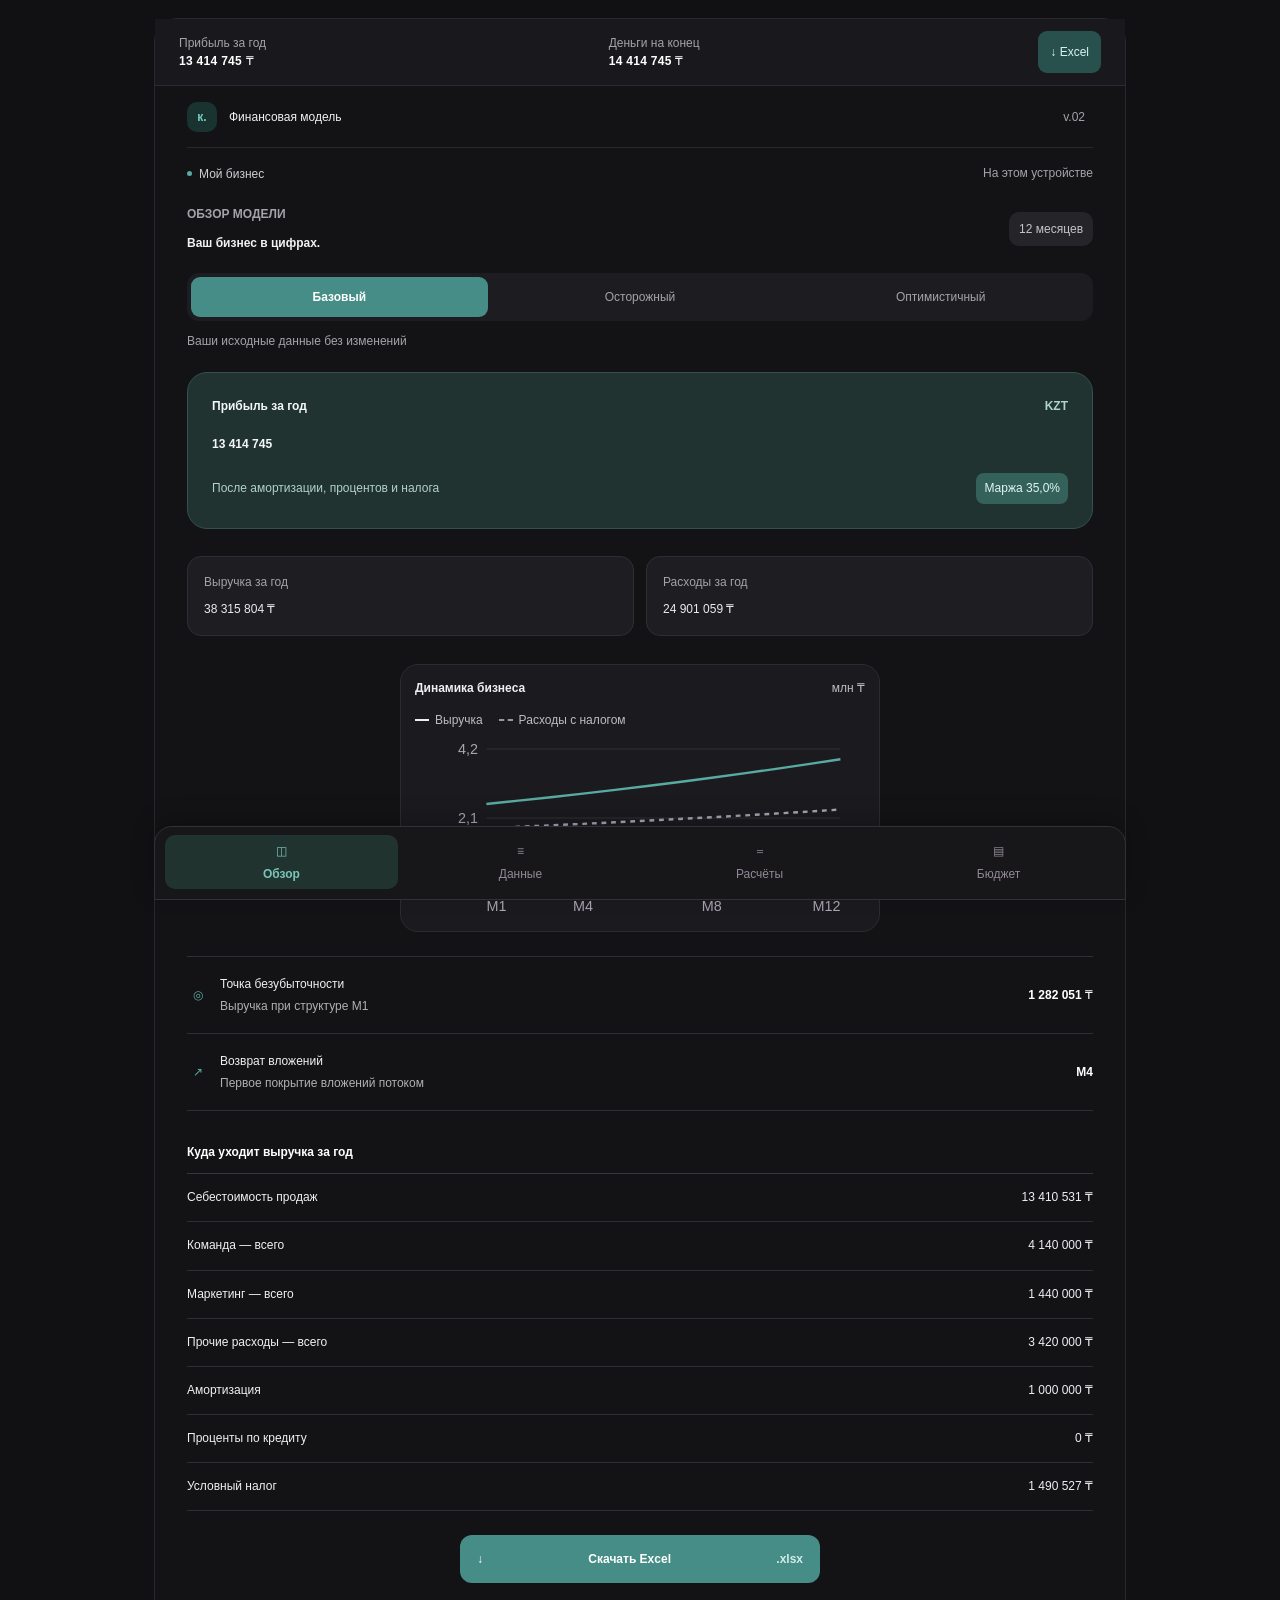
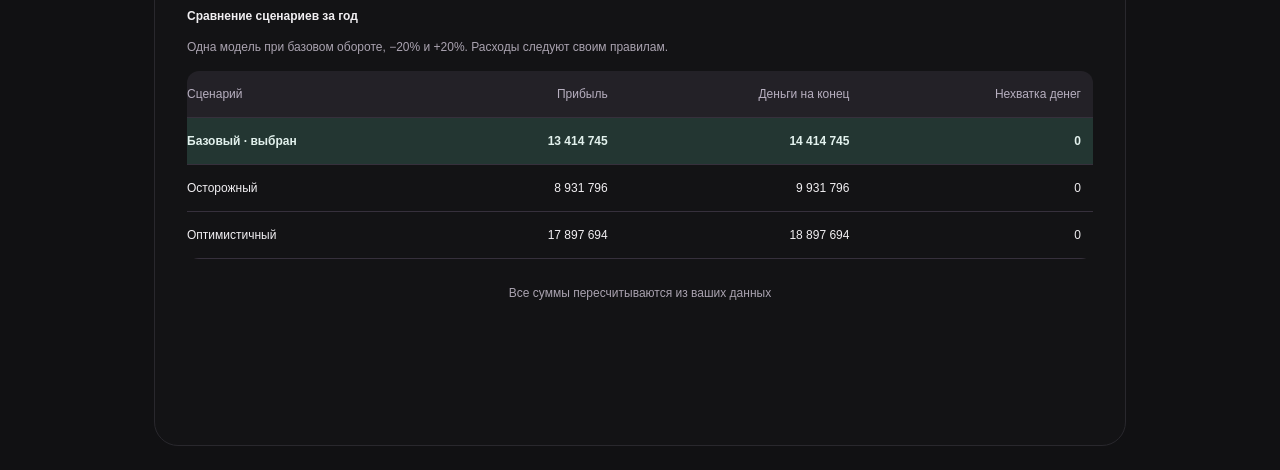
<file: index.html>
<!doctype html>
<html lang="ru">
<head>
  <meta charset="UTF-8"><meta name="viewport" content="width=device-width, initial-scale=1, viewport-fit=cover">
  <meta name="theme-color" content="#fafaf8"><meta name="apple-mobile-web-app-capable" content="yes">
  <title>Контур — финансовая модель</title>
  <link rel="stylesheet" href="styles.css?v=3">
  <link rel="stylesheet" href="expanded.css?v=2">
<link rel="stylesheet" href="single-page.css">
<link rel="stylesheet" href="convenience.css?v=1">
<link rel="stylesheet" href="dock-panels.css">
<link rel="stylesheet" href="game-theme.css?v=1">
<link rel="stylesheet" href="budget.css?v=1">
<link rel="stylesheet" href="interface.css?v=3">
</head>
<body>
<div class="workspace">
  <aside class="intro"><div class="brand"><span class="brand-mark">к.</span> контур</div><div><p class="eyebrow">ФИНАНСЫ В ОДНОМ МЕСТЕ</p><h1>Ваш бизнес.<br>В ясных<br><span>цифрах.</span></h1><p class="intro-copy">От первой идеи до понятной модели.<br>Меняйте вводные. Смотрите вперёд.</p></div><div class="intro-bottom"><span>МОБИЛЬНЫЙ ПРОТОТИП</span><span>01 / 2026</span></div></aside>
  <main class="app">
    <header class="topbar"><a href="#" class="wordmark" aria-label="Контур, главная">к.</a><span>Финансовая модель</span><span class="version">v.01</span></header>
    <div class="project-line"><span class="status-dot"></span><span id="project-display">Мой бизнес</span><span class="save-state" id="save-state">На этом устройстве</span></div>
    <section id="overview" class="page">
      <div class="page-heading"><div><p class="eyebrow">ОБЗОР МОДЕЛИ</p><h2>Всё сходится.</h2></div><span class="period-tag">12 месяцев</span></div>
      <div class="scenario-control" aria-label="Сценарий"><button data-case="base" class="selected" aria-pressed="true">Базовый</button><button data-case="low" aria-pressed="false">Осторожный</button><button data-case="high" aria-pressed="false">Оптимистичный</button></div>
      <p class="scenario-note" id="scenario-note">Ваши исходные данные без изменений</p>
      <section class="hero-card" aria-label="Годовая прибыль"><div class="hero-top"><span>Прибыль за год</span><span id="hero-currency">KZT ↗</span></div><div class="hero-number" id="annual-profit">—</div><div class="hero-bottom"><span>После условного налога</span><span id="profit-margin">—</span></div></section>
      <div class="metrics"><div><span>Выручка за год</span><strong id="annual-revenue">—</strong></div><div><span>Расходы за год</span><strong id="annual-costs">—</strong></div></div>
      <section class="chart-section"><div class="section-heading"><h3>Динамика бизнеса</h3><span id="chart-unit">тыс. ₸</span></div><div class="legend"><span><i class="solid"></i>Выручка</span><span><i class="dashed"></i>Расходы с налогом</span></div><div id="chart"></div></section>
      <section class="insights"><div><span class="insight-icon">◎</span><div><span>Точка безубыточности</span><small>За месяц, до налога</small></div><strong id="break-even">—</strong></div><div><span class="insight-icon">↗</span><div><span>Возврат вложений</span><small>По накопленному потоку</small></div><strong id="payback">—</strong></div></section>
      <button class="export-button" data-export><span>↓</span> Скачать Excel <span class="filetype">.xlsx</span></button>
      <p class="footnote">Демо-данные · измените их во вкладке «Данные»</p>
    </section>
    <section id="inputs" class="page" hidden>
      <div class="page-heading"><div><p class="eyebrow">ОСНОВА РАСЧЁТА</p><h2>Ваши вводные.</h2></div><span class="period-tag">Редактировать</span></div>
      <form id="model-form" novalidate>
        <div class="form-section"><h3><span>01</span> Проект</h3><label>Название проекта<input name="name" maxlength="50" type="text" value="Мой бизнес"></label><label>Валюта<select name="currency"><option value="KZT">₸ · Тенге</option><option value="RUB">₽ · Рубли</option><option value="USD">$ · Доллары</option><option value="EUR">€ · Евро</option></select></label></div>
        <div class="form-section"><h3><span>02</span> Продажи</h3><label>Продажи в первый месяц <span>шт.</span><input name="units" type="number" inputmode="decimal" min="0" max="10000000" step="1" required></label><label>Средний чек <span data-currency>₸</span><input name="price" type="number" inputmode="decimal" min="0" max="1000000000" step="any" required></label><label>Рост продаж в месяц <span>%</span><input name="growth" type="number" inputmode="decimal" min="-100" max="100" step="any" required></label></div>
        <div class="form-section"><h3><span>03</span> Расходы и вложения</h3><label>Переменные расходы <span>% выручки</span><input name="variable" type="number" inputmode="decimal" min="0" max="100" step="any" required></label><label>Постоянные расходы в месяц <span data-currency>₸</span><input name="fixed" type="number" inputmode="decimal" min="0" max="1000000000000" step="any" required></label><label>Условный налог на прибыль <span>%</span><input name="tax" type="number" inputmode="decimal" min="0" max="100" step="any" required></label><label>Первоначальные вложения <span data-currency>₸</span><input name="investment" type="number" inputmode="decimal" min="0" max="1000000000000" step="any" required></label></div>
        <p id="form-error" role="alert"></p><p class="method-note">Упрощённый прогноз на 12 месяцев. Налог начисляется только на положительную месячную прибыль. Вложения учитываются в денежном потоке, но не в расходах. Без НДС, кредитов, амортизации и отсрочек платежей. Валюта меняет обозначение, без конвертации.</p><button type="button" class="reset-button" id="reset">Вернуть демо-данные</button>
      </form>
    </section>
    <section id="forecast" class="page" hidden><div class="page-heading"><div><p class="eyebrow">ПЛАН НА 12 МЕСЯЦЕВ</p><h2>Шаг за шагом.</h2></div></div><div class="forecast-summary"><span>Денежный поток за год<br><small>После первоначальных вложений</small></span><strong id="cash-total">—</strong></div><p class="table-hint">Суммы в <span id="table-currency">₸</span> · таблицу можно прокрутить →</p><div class="table-scroll"><table><thead><tr><th>Месяц</th><th>Выручка</th><th>Расходы¹</th><th>Прибыль</th><th>Накопленный поток²</th></tr></thead><tbody id="forecast-body"></tbody><tfoot id="forecast-foot"></tfoot></table></div><p class="method-note">¹ Включая условный налог.<br>² С учётом вложений перед первым месяцем.<br>Сценарий: <span id="forecast-case">Базовый</span>. Расчёт без промежуточного округления; отображение — до целых.</p><button class="export-button" data-export><span>↓</span> Скачать Excel <span class="filetype">.xlsx</span></button></section>
    <nav class="bottom-nav" aria-label="Разделы приложения"><button data-page="overview" class="active" aria-current="page"><span>◫</span>Обзор</button><button data-page="inputs"><span>≡</span>Данные</button><button data-page="forecast"><span>↗</span>Прогноз</button></nav>
    <div id="toast" role="status" aria-live="polite"></div>
  </main>
</div>
<script src="model-v2.js?v=financial-metrics"></script><script src="financial-core.js"></script><script src="financial-export.js"></script><script src="zip.js"></script><script src="export-v2.js?v=finance-grid-2"></script><script src="app-v2.js?v=loan-bottom"></script>
<script src="convenience.js?v=1"></script>
<script src="dock-panels.js"></script>
<script src="financial-ui.js?v=loan-bottom"></script>
<script src="loan-calculator.js?v=2"></script>
<script src="budget.js?v=1"></script>
<script src="interface.js?v=1"></script>
<script src="business-tabs.js?v=1"></script>
</body>
</html>
</file>
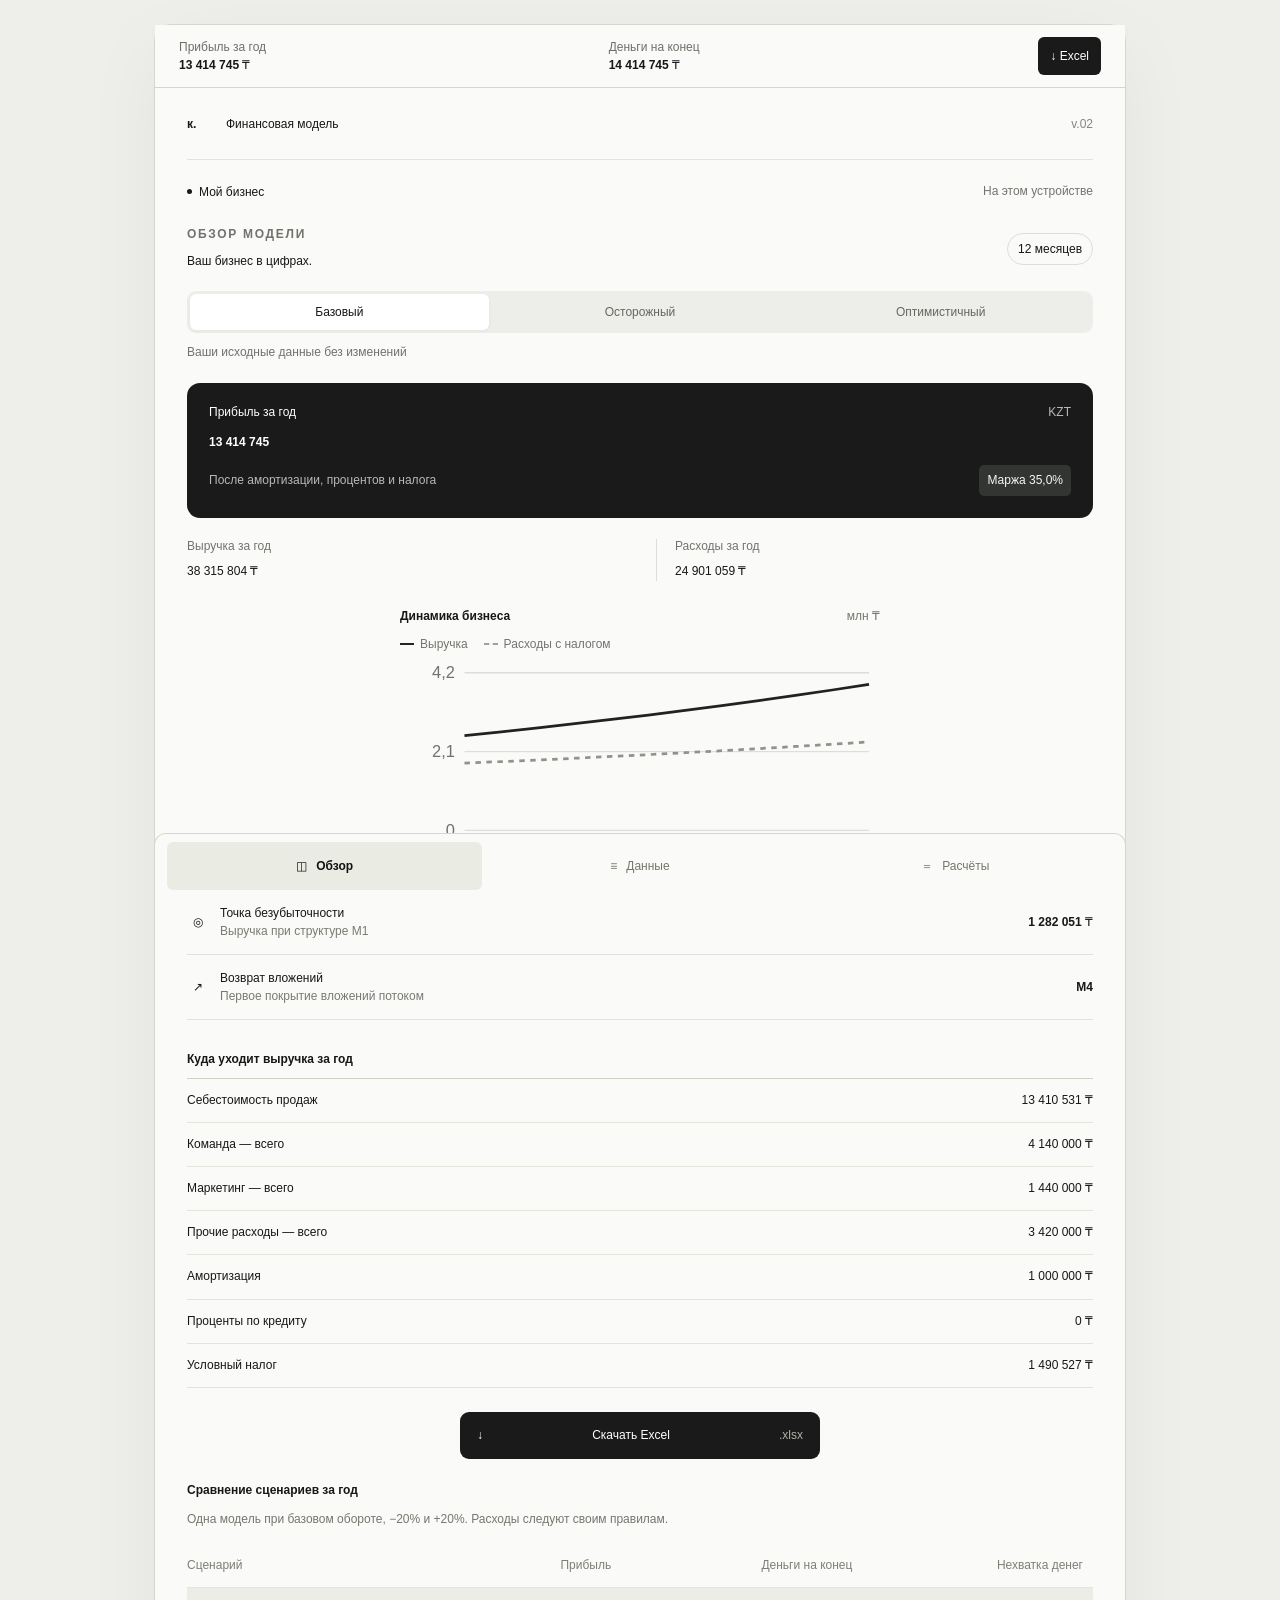
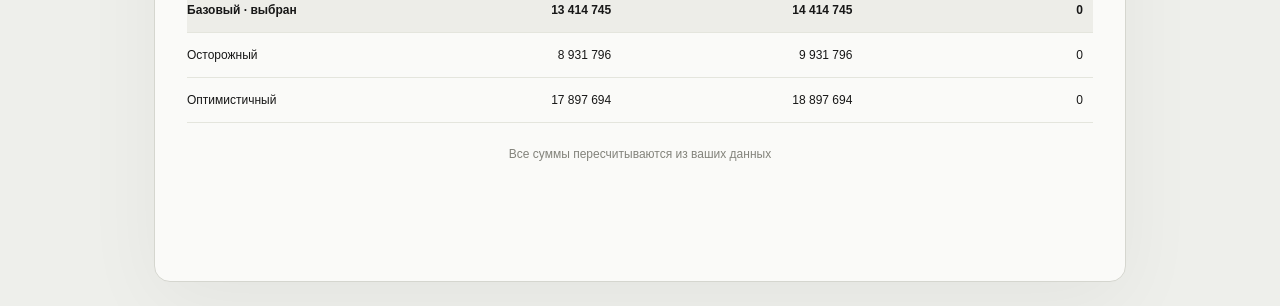
<file: site-publication/public/index.html>
<!doctype html>
<html lang="ru">
<head>
  <meta charset="UTF-8"><meta name="viewport" content="width=device-width, initial-scale=1, viewport-fit=cover">
  <meta name="theme-color" content="#fafaf8"><meta name="apple-mobile-web-app-capable" content="yes">
  <title>Контур — финансовая модель</title>
  <link rel="stylesheet" href="styles.css?v=3">
  <link rel="stylesheet" href="expanded.css?v=2">
<link rel="stylesheet" href="single-page.css">
<link rel="stylesheet" href="convenience.css?v=1">
<link rel="stylesheet" href="dock-panels.css">
</head>
<body>
<div class="workspace">
  <aside class="intro"><div class="brand"><span class="brand-mark">к.</span> контур</div><div><p class="eyebrow">ФИНАНСЫ В ОДНОМ МЕСТЕ</p><h1>Ваш бизнес.<br>В ясных<br><span>цифрах.</span></h1><p class="intro-copy">От первой идеи до понятной модели.<br>Меняйте вводные. Смотрите вперёд.</p></div><div class="intro-bottom"><span>МОБИЛЬНЫЙ ПРОТОТИП</span><span>01 / 2026</span></div></aside>
  <main class="app">
    <header class="topbar"><a href="#" class="wordmark" aria-label="Контур, главная">к.</a><span>Финансовая модель</span><span class="version">v.01</span></header>
    <div class="project-line"><span class="status-dot"></span><span id="project-display">Мой бизнес</span><span class="save-state" id="save-state">На этом устройстве</span></div>
    <section id="overview" class="page">
      <div class="page-heading"><div><p class="eyebrow">ОБЗОР МОДЕЛИ</p><h2>Всё сходится.</h2></div><span class="period-tag">12 месяцев</span></div>
      <div class="scenario-control" aria-label="Сценарий"><button data-case="base" class="selected" aria-pressed="true">Базовый</button><button data-case="low" aria-pressed="false">Осторожный</button><button data-case="high" aria-pressed="false">Оптимистичный</button></div>
      <p class="scenario-note" id="scenario-note">Ваши исходные данные без изменений</p>
      <section class="hero-card" aria-label="Годовая прибыль"><div class="hero-top"><span>Прибыль за год</span><span id="hero-currency">KZT ↗</span></div><div class="hero-number" id="annual-profit">—</div><div class="hero-bottom"><span>После условного налога</span><span id="profit-margin">—</span></div></section>
      <div class="metrics"><div><span>Выручка за год</span><strong id="annual-revenue">—</strong></div><div><span>Расходы за год</span><strong id="annual-costs">—</strong></div></div>
      <section class="chart-section"><div class="section-heading"><h3>Динамика бизнеса</h3><span id="chart-unit">тыс. ₸</span></div><div class="legend"><span><i class="solid"></i>Выручка</span><span><i class="dashed"></i>Расходы с налогом</span></div><div id="chart"></div></section>
      <section class="insights"><div><span class="insight-icon">◎</span><div><span>Точка безубыточности</span><small>За месяц, до налога</small></div><strong id="break-even">—</strong></div><div><span class="insight-icon">↗</span><div><span>Возврат вложений</span><small>По накопленному потоку</small></div><strong id="payback">—</strong></div></section>
      <button class="export-button" data-export><span>↓</span> Скачать Excel <span class="filetype">.xlsx</span></button>
      <p class="footnote">Демо-данные · измените их во вкладке «Данные»</p>
    </section>
    <section id="inputs" class="page" hidden>
      <div class="page-heading"><div><p class="eyebrow">ОСНОВА РАСЧЁТА</p><h2>Ваши вводные.</h2></div><span class="period-tag">Редактировать</span></div>
      <form id="model-form" novalidate>
        <div class="form-section"><h3><span>01</span> Проект</h3><label>Название проекта<input name="name" maxlength="50" type="text" value="Мой бизнес"></label><label>Валюта<select name="currency"><option value="KZT">₸ · Тенге</option><option value="RUB">₽ · Рубли</option><option value="USD">$ · Доллары</option><option value="EUR">€ · Евро</option></select></label></div>
        <div class="form-section"><h3><span>02</span> Продажи</h3><label>Продажи в первый месяц <span>шт.</span><input name="units" type="number" inputmode="decimal" min="0" max="10000000" step="1" required></label><label>Средний чек <span data-currency>₸</span><input name="price" type="number" inputmode="decimal" min="0" max="1000000000" step="any" required></label><label>Рост продаж в месяц <span>%</span><input name="growth" type="number" inputmode="decimal" min="-100" max="100" step="any" required></label></div>
        <div class="form-section"><h3><span>03</span> Расходы и вложения</h3><label>Переменные расходы <span>% выручки</span><input name="variable" type="number" inputmode="decimal" min="0" max="100" step="any" required></label><label>Постоянные расходы в месяц <span data-currency>₸</span><input name="fixed" type="number" inputmode="decimal" min="0" max="1000000000000" step="any" required></label><label>Условный налог на прибыль <span>%</span><input name="tax" type="number" inputmode="decimal" min="0" max="100" step="any" required></label><label>Первоначальные вложения <span data-currency>₸</span><input name="investment" type="number" inputmode="decimal" min="0" max="1000000000000" step="any" required></label></div>
        <p id="form-error" role="alert"></p><p class="method-note">Упрощённый прогноз на 12 месяцев. Налог начисляется только на положительную месячную прибыль. Вложения учитываются в денежном потоке, но не в расходах. Без НДС, кредитов, амортизации и отсрочек платежей. Валюта меняет обозначение, без конвертации.</p><button type="button" class="reset-button" id="reset">Вернуть демо-данные</button>
      </form>
    </section>
    <section id="forecast" class="page" hidden><div class="page-heading"><div><p class="eyebrow">ПЛАН НА 12 МЕСЯЦЕВ</p><h2>Шаг за шагом.</h2></div></div><div class="forecast-summary"><span>Денежный поток за год<br><small>После первоначальных вложений</small></span><strong id="cash-total">—</strong></div><p class="table-hint">Суммы в <span id="table-currency">₸</span> · таблицу можно прокрутить →</p><div class="table-scroll"><table><thead><tr><th>Месяц</th><th>Выручка</th><th>Расходы¹</th><th>Прибыль</th><th>Накопленный поток²</th></tr></thead><tbody id="forecast-body"></tbody><tfoot id="forecast-foot"></tfoot></table></div><p class="method-note">¹ Включая условный налог.<br>² С учётом вложений перед первым месяцем.<br>Сценарий: <span id="forecast-case">Базовый</span>. Расчёт без промежуточного округления; отображение — до целых.</p><button class="export-button" data-export><span>↓</span> Скачать Excel <span class="filetype">.xlsx</span></button></section>
    <nav class="bottom-nav" aria-label="Разделы приложения"><button data-page="overview" class="active" aria-current="page"><span>◫</span>Обзор</button><button data-page="inputs"><span>≡</span>Данные</button><button data-page="forecast"><span>↗</span>Прогноз</button></nav>
    <div id="toast" role="status" aria-live="polite"></div>
  </main>
</div>
<script src="model-v2.js?v=financial-metrics"></script><script src="financial-core.js"></script><script src="financial-export.js"></script><script src="zip.js"></script><script src="export-v2.js?v=financial-metrics"></script><script src="app-v2.js?v=financial-metrics"></script>
<script src="convenience.js?v=1"></script>
<script src="dock-panels.js"></script>
<script src="financial-ui.js"></script>
</body>
</html>
</file>
<file: styles.css>
:root{--text-size:12px}
*{box-sizing:border-box} :root{font-family:Arial,Helvetica,sans-serif;color:#171717;background:#eeefeb;font-synthesis:none}body{margin:0}button,input,select{font:inherit}button,a,input,select{-webkit-tap-highlight-color:transparent}button{cursor:pointer}button:focus-visible,a:focus-visible{outline:2px solid #777;outline-offset:4px}button{color:inherit}button:disabled{opacity:.4;cursor:not-allowed}[hidden]{display:none!important}.workspace{min-height:100vh;display:flex;max-width:1300px;margin:auto;justify-content:space-around;align-items:center;padding:48px 55px;gap:70px}.intro{width:420px;align-self:stretch;display:flex;flex-direction:column;justify-content:space-between;padding:30px 0;min-height:780px}.brand{font-weight:600;font-size:var(--text-size);display:flex;gap:12px;align-items:center;letter-spacing:normal}.brand-mark{width:34px;height:34px;background:#161616;color:white;display:grid;place-content:center;border-radius:8px;font-size:var(--text-size)}.eyebrow{font-size:var(--text-size);letter-spacing:1.7px;font-weight:600;margin:0 0 11px;color:#71716d}h1{font-size:var(--text-size);line-height:1.03;font-weight:500;letter-spacing:normal;margin:26px 0}h1 span{color:#82837d}.intro-copy{font-size:var(--text-size);line-height:1.8;color:#666963}.intro-bottom{border-top:1px solid #cdcec9;padding-top:22px;display:flex;justify-content:space-between;font-size:var(--text-size);letter-spacing:1.2px;color:#74766f}.app{width:416px;flex-shrink:0;background:#fafaf8;box-shadow:0 20px 80px #0000000c;border:1px solid #d5d6cf;border-radius:30px;overflow:hidden;position:relative}.topbar{height:72px;display:flex;align-items:center;margin:0 24px;border-bottom:1px solid #e4e4df;gap:12px;font-size:var(--text-size)}.wordmark{font-size:var(--text-size);font-weight:700;letter-spacing:normal;text-decoration:none;color:#171717;width:27px}.version{margin-left:auto;font-size:var(--text-size);color:#858580}.project-line{display:flex;align-items:center;gap:7px;margin:22px 24px 26px;font-size:var(--text-size)}.status-dot{width:5px;height:5px;border-radius:50%;background:#1a1a1a}.save-state{margin-left:auto;font-size:var(--text-size);color:#74746e}#project-display{max-width:160px;overflow:hidden;text-overflow:ellipsis;white-space:nowrap}.page{padding:0 24px 18px}.page-heading{display:flex;justify-content:space-between;align-items:center;margin-bottom:24px}h2{font-weight:500;font-size:var(--text-size);letter-spacing:normal;margin:0}.period-tag{font-size:var(--text-size);padding:8px 10px;border:1px solid #deded8;border-radius:20px;white-space:nowrap}.scenario-control{display:flex;padding:3px;background:#edeee9;border-radius:9px;gap:2px}.scenario-control button{flex:1;border:0;background:none;padding:11px 3px;border-radius:6px;font-size:var(--text-size);color:#676762;white-space:nowrap}.scenario-control button.selected{background:#fff;color:#171717;box-shadow:0 1px 4px #0000000a}.scenario-note{font-size:var(--text-size);color:#71716d;margin:10px 0 20px;min-height:12px}.hero-card{border-radius:13px;background:#191a19;color:#fff;padding:22px}.hero-top,.hero-bottom{display:flex;justify-content:space-between;align-items:center;font-size:var(--text-size)}.hero-top>span:last-child{font-size:var(--text-size);color:#b8bab5}.hero-number{font-size:var(--text-size);font-weight:500;letter-spacing:normal;margin:20px 0 23px;font-variant-numeric:tabular-nums;overflow-wrap:anywhere}.hero-bottom{font-size:var(--text-size);color:#b8bab5}.hero-bottom>span:last-child{background:#333532;border-radius:5px;padding:6px 8px;color:#f7f7f5}.metrics{display:grid;grid-template-columns:1fr 1fr;margin:21px 0 28px;gap:12px}.metrics>div+div{padding-left:18px;border-left:1px solid #ddded8}.metrics span{display:block;font-size:var(--text-size);color:#73736e;margin-bottom:9px}.metrics strong{font-size:var(--text-size);font-weight:500;letter-spacing:normal;overflow-wrap:anywhere}.section-heading{display:flex;align-items:center;justify-content:space-between}h3{font-size:var(--text-size);font-weight:600;margin:0}.section-heading>span{font-size:var(--text-size);color:#767670}.legend{display:flex;gap:16px;font-size:var(--text-size);color:#74746f;margin:14px 0 8px}.legend span{display:flex;gap:6px;align-items:center}.legend i{width:14px;border-top:2px solid #252623;display:block}.legend i.dashed{border-top:2px dashed #a0a19a}#chart svg{width:100%;height:auto;display:block}.insights{margin:11px 0 20px;border-top:1px solid #e1e2dc}.insights>div{display:flex;align-items:center;gap:11px;padding:16px 0;border-bottom:1px solid #e1e2dc;font-size:var(--text-size)}.insight-icon{font-size:var(--text-size);width:22px;text-align:center;font-weight:400}.insights small{display:block;color:#7a7a73;font-size:var(--text-size);margin-top:4px}.insights strong{margin-left:auto;font-size:var(--text-size);font-weight:600;text-align:right;max-width:130px}.export-button{display:flex;align-items:center;justify-content:center;gap:10px;background:#191a19;color:#fff;border:none;border-radius:9px;width:100%;min-height:47px;font-size:var(--text-size)}.export-button>span:first-child{font-size:var(--text-size)}.filetype{color:#aeb0a8;font-size:var(--text-size);margin-left:auto}.export-button{padding:0 17px}.export-button>span:first-child{margin-right:auto}.footnote{text-align:center;font-size:var(--text-size);color:#83837b;margin:12px 0 0}.bottom-nav{display:flex;background:#fafaf8;border-top:1px solid #e4e4df;padding:8px 12px 12px}.bottom-nav button{flex:1;background:none;border:0;font-size:var(--text-size);color:#888982;min-height:48px;display:flex;flex-direction:column;align-items:center;gap:4px}.bottom-nav button span{font-size:var(--text-size);height:25px}.bottom-nav button.active{color:#151615;font-weight:700}.form-section{padding:0 0 22px;margin-bottom:24px;border-bottom:1px solid #e2e3dc}.form-section h3{margin-bottom:20px}.form-section h3 span{font-weight:400;font-size:var(--text-size);color:#898b83;margin-right:10px}label{display:block;font-size:var(--text-size);margin-top:16px}label>span{float:right;color:#83867c;font-size:var(--text-size)}input,select{width:100%;margin-top:8px;border:1px solid #dedfd7;border-radius:7px;background:#fff;padding:12px;font-size:var(--text-size);color:#191a19;outline-offset:3px}input:focus,select:focus{outline:1px solid #272a24}input[aria-invalid=true]{border:2px solid #191a19}.method-note{font-size:var(--text-size);line-height:1.8;color:#75776e}#form-error{font-size:var(--text-size);line-height:1.7;font-weight:600}.reset-button{width:100%;border:1px solid #d7d9ce;border-radius:7px;background:none;padding:13px;font-size:var(--text-size);margin-top:12px}.forecast-summary{padding:20px 0;border-top:1px solid #ddd;border-bottom:1px solid #ddd;display:flex;align-items:center;gap:12px;font-size:var(--text-size)}.forecast-summary small{color:#888;font-size:var(--text-size);display:block;margin-top:5px}.forecast-summary strong{margin-left:auto;font-size:var(--text-size);letter-spacing:normal;max-width:165px;overflow-wrap:anywhere}.table-hint{font-size:var(--text-size);color:#7d7f76;margin:24px 0 12px}.table-scroll{overflow-x:auto}table{border-collapse:collapse;font-size:var(--text-size);width:100%;white-space:nowrap;font-variant-numeric:tabular-nums}th,td{text-align:right;padding:15px 10px;border-bottom:1px solid #e4e5dd}th:first-child,td:first-child{text-align:left;padding-left:0}th{font-size:var(--text-size);font-weight:500;color:#7d8076}tfoot{font-weight:bold}#toast{position:fixed;bottom:30px;left:50%;transform:translateX(-50%);background:#191a19;color:#fff;border:1px solid #777;border-radius:9px;padding:14px 20px;z-index:20;font-size:var(--text-size);max-width:90vw;display:none}#toast.show{display:block}
@media(max-width:1000px){.workspace{padding:30px;gap:35px}.intro{width:310px}h1{font-size:var(--text-size);letter-spacing:normal}}@media(max-width:760px){body{background:#fafaf8}.workspace{display:block;padding:0;min-height:100vh}.intro{display:none}.app{width:100%;max-width:480px;margin:auto;border:0;border-radius:0;box-shadow:none;padding-bottom:74px;min-height:100vh}.topbar{height:62px}.bottom-nav{position:fixed;bottom:0;left:50%;transform:translateX(-50%);width:100%;max-width:480px;z-index:10;padding-bottom:max(10px,env(safe-area-inset-bottom))}.project-line{margin-top:20px}.page-heading{margin-bottom:21px}.hero-number{font-size:var(--text-size)}.page{padding-bottom:20px}#toast{bottom:87px}}@media(max-width:360px){.page{padding-left:18px;padding-right:18px}.topbar{margin:0 18px}.project-line{margin-left:18px;margin-right:18px}.scenario-control button{font-size:var(--text-size)}.hero-number{font-size:var(--text-size)}.metrics strong{font-size:var(--text-size)}h2{font-size:var(--text-size)}.save-state{font-size:var(--text-size)}}

body{font-size:var(--text-size)} #chart text{font-size:var(--text-size)} .scenario-control button{white-space:normal;overflow-wrap:anywhere} .hero-bottom{gap:10px;flex-wrap:wrap} .project-line{flex-wrap:wrap} h1{line-height:1.5}
</file>
<file: expanded.css>
/* All interface text keeps the agreed 12px size. */
.input-section{border-bottom:1px solid #dddeda;margin:0 0 14px}.input-section>summary{padding:17px 0;font-weight:600;cursor:pointer;line-height:1.5}.section-body{padding-bottom:18px}.field-grid{display:grid;grid-template-columns:1fr 1fr;gap:0 12px}.field-grid label{min-width:0;line-height:1.5}.field-grid input,.field-grid select{min-width:0}.field-grid label:has(input[type=text]){grid-column:1/-1}.editable-item{border:1px solid #dedfd8;border-radius:9px;padding:14px;margin:16px 0;background:#fff}.item-head{display:flex;align-items:center;justify-content:space-between;gap:8px}.item-head strong{overflow-wrap:anywhere;min-width:0}.remove-item{background:none;border:0;text-decoration:underline;min-height:38px;flex-shrink:0;color:#666}.add-item{background:none;border:1px solid #cccfc3;border-radius:7px;padding:12px;width:100%;margin:10px 0;color:#222;min-height:44px}.item-result{padding-top:12px;border-top:1px solid #e3e3db;margin:16px 0 0;line-height:1.6}.empty-state{color:#6d6f66;line-height:1.7}.formula-section{margin:22px 0}.formula-section h3,.overview-breakdown h3{padding:12px 0;border-bottom:1px solid #cfd2c7}.calc-line{display:flex;gap:12px;justify-content:space-between;padding:12px 0;border-bottom:1px solid #e3e4dc;line-height:1.6}.calc-line>div{min-width:0;overflow-wrap:anywhere}.calc-line strong{font-weight:500;text-align:right;flex-shrink:0;max-width:46%;overflow-wrap:anywhere;font-variant-numeric:tabular-nums}.calc-line small{display:block;color:#73766a;margin-top:6px;line-height:1.7}.notice{border-left:2px solid #333;background:#efefe9;padding:12px;line-height:1.7;margin:14px 0}.overview-breakdown{margin-bottom:16px}.section-body .method-note{margin-bottom:18px}.input-section button,.input-section input,.input-section select,.calc-line,.calc-line small,.notice{font-size:var(--text-size)}#calculation-rows .formula-section:first-child{margin-top:12px}.page-heading{gap:12px}.page-heading h2{line-height:1.6}.hero-number{font-weight:600}.topbar{flex-wrap:wrap}.legend{flex-wrap:wrap}.metrics strong{line-height:1.6}.forecast-summary{flex-wrap:wrap}.scenario-note{line-height:1.6}.save-state{line-height:1.6}.hero-bottom{line-height:1.6}.insights>div{flex-wrap:wrap}.insights strong{max-width:100%}input[aria-invalid=true],select[aria-invalid=true]{border:2px solid #111;background:#efefeb}@media(max-width:360px){.field-grid{grid-template-columns:1fr}.page-heading{flex-wrap:wrap}.period-tag{white-space:normal}.project-line{gap:8px}.save-state{margin-left:0}.calc-line{gap:8px}.hero-card{padding:18px}}
</file>
<file: single-page.css>
/* One continuous document; the agreed text size remains 12px. */
.intro{display:none}.workspace{display:block;max-width:1020px;padding:24px;margin:auto;min-height:100vh}.app{width:100%;max-width:none;border-radius:16px;min-height:0;padding-bottom:24px}.page{padding-bottom:30px}.page+.page{border-top:1px solid #d5d7ce;padding-top:30px}.input-section>h3{padding:17px 0;line-height:1.6}.input-section .section-body{padding-bottom:12px}.overview-breakdown{margin-bottom:24px}.hero-card{max-width:none}.hero-number{margin:16px 0}.topbar .wordmark{cursor:default}#result-status{margin:12px 24px}#toast{bottom:24px}.page-heading{margin-bottom:20px}.field-grid{grid-template-columns:repeat(2,minmax(0,1fr))}.bottom-nav{display:none}
@media(min-width:761px){.topbar,.project-line{margin-left:32px;margin-right:32px}.page{padding-left:32px;padding-right:32px}.chart-section{max-width:480px;margin:0 auto 24px}.field-grid{grid-template-columns:repeat(3,minmax(0,1fr))}.field-grid label:has(input[type=text]){grid-column:1/-1}.section-body>[id^="list-"]{display:grid;grid-template-columns:repeat(2,minmax(0,1fr));gap:16px}.editable-item .field-grid{grid-template-columns:repeat(2,minmax(0,1fr))}.editable-item{margin:8px 0}.calc-line strong{min-width:140px}.export-button{max-width:360px;margin:0 auto}.metrics{gap:32px}.insights strong{max-width:50%}}
@media(max-width:760px){.workspace{padding:0}.app{border:0;border-radius:0;padding-bottom:20px}.field-grid{grid-template-columns:repeat(2,minmax(0,1fr))}}@media(max-width:360px){.field-grid{grid-template-columns:1fr}}
</file>
<file: convenience.css>
.model-tools{padding:18px 0;border-top:1px solid #dedfd8;border-bottom:1px solid #dedfd8;margin-bottom:24px}.tool-buttons{display:flex;flex-wrap:wrap;gap:8px;margin-top:12px}.model-tools button,.duplicate-item{font-size:var(--text-size);background:#fff;border:1px solid #d5d7cc;border-radius:6px;padding:10px 12px;min-height:40px}.item-head{flex-wrap:wrap}.item-head strong{flex:1 1 100%}.duplicate-item{margin-right:auto}.search-status{display:flex;align-items:center;justify-content:space-between;gap:12px;margin-top:8px;line-height:1.6}#tools-message{line-height:1.7;margin-bottom:0}.live-summary{position:sticky;top:0;z-index:15;background:#fafaf8;border-bottom:1px solid #d5d7cc;padding:12px 24px;display:flex;gap:20px;align-items:center}.app{overflow:visible}.live-summary>div{min-width:0;flex:1}.live-summary span,.live-summary strong{display:block;font-size:var(--text-size);line-height:1.5;overflow-wrap:anywhere}.live-summary span{color:#6e7068}.live-summary button{font-size:var(--text-size);background:#191a19;color:#fff;border:0;border-radius:6px;padding:12px;flex-shrink:0}.scenario-comparison{margin:24px 0}.current-scenario{background:#ededE8;font-weight:600}@media(max-width:360px){.live-summary{padding:10px 18px;gap:8px}.live-summary button{padding:10px 8px}.tool-buttons button{flex:1 1 100%}}@media print{.live-summary,.model-tools,.add-item,.remove-item,.duplicate-item,.export-button{display:none!important}.workspace{padding:0}.app{border:0;box-shadow:none}}
</file>
<file: dock-panels.css>
.app{padding-bottom:90px}.panel-dock{position:fixed;bottom:0;left:50%;transform:translateX(-50%);width:calc(100% - 48px);max-width:972px;display:flex;background:#fafaf8;border:1px solid #d5d7cc;border-bottom:0;border-radius:12px 12px 0 0;z-index:25;padding:8px 12px max(10px,env(safe-area-inset-bottom))}.panel-dock button{font:inherit;font-size:12px;flex:1;border:0;background:none;min-height:48px;color:#74776c;display:flex;align-items:center;justify-content:center;gap:9px}.panel-dock button.active{color:#111;background:#eaece4;border-radius:6px;font-weight:600}.page+.page{border-top:0}.page #forecast{padding-left:0;padding-right:0;border-top:1px solid #ddd;margin-top:24px}.page #forecast .page-heading{margin-top:20px}#toast{bottom:90px}@media(max-width:760px){.panel-dock{width:100%;border-radius:0}.app{padding-bottom:90px}}@media print{.panel-dock{display:none}}
</file>
<file: game-theme.css>
/* Monochrome management-game interface. Typography stays at 12px. */
:root{color-scheme:dark;font-family:Consolas,"Courier New",monospace;color:#f2f2f2;background:#080808;--text-size:12px}
body{background:#080808;background-image:linear-gradient(#ffffff04 1px,transparent 1px),linear-gradient(90deg,#ffffff04 1px,transparent 1px);background-size:28px 28px}
.workspace{max-width:1020px;padding-top:28px}.app{background:#111;border:1px solid #484848;border-radius:0;box-shadow:8px 8px 0 #000;padding-bottom:100px}
button,input,select{font-family:inherit;font-size:12px}button{transition:background .12s,color .12s,transform .12s}button:active:not(:disabled){transform:translateY(2px)}button:focus-visible,a:focus-visible,input:focus,select:focus{outline:2px solid #fff;outline-offset:3px}
.live-summary{background:#090909;border-bottom:1px solid #555;padding-top:14px;padding-bottom:14px;gap:18px}.live-summary>div{border-left:2px solid #777;padding-left:12px}.live-summary span{color:#b8b8b8}.live-summary strong{color:#fff;letter-spacing:.3px}.live-summary button{background:#eee;color:#111;border-radius:0;border:1px solid #fff;box-shadow:3px 3px 0 #5b5b5b}
.topbar{border-bottom:1px solid #3c3c3c;letter-spacing:1px}.wordmark{color:#fff;letter-spacing:normal;background:#272727;border:1px solid #777;width:30px;height:30px;display:grid;place-items:center}.version{color:#ccc;border:1px solid #555;padding:5px 8px}.project-line{color:#eee}.status-dot{background:#fff;box-shadow:0 0 0 3px #ffffff18}.save-state{color:#aaa}.eyebrow{color:#aaa;letter-spacing:2px}.page-heading h2{color:#fff;font-weight:700}.page-heading{border-left:3px solid #fff;padding-left:14px}.period-tag{color:#ddd;border:1px solid #666;border-radius:0;background:#1e1e1e}
.scenario-control{border:1px solid #626262;border-radius:0;background:#090909;padding:4px;gap:4px}.scenario-control button{border-radius:0;color:#bbb;min-height:40px;border:1px solid transparent}.scenario-control button.selected{background:#e9e9e9;color:#111;box-shadow:none;border-color:#fff;font-weight:700}.scenario-note{color:#aaa;line-height:1.7}
.hero-card{position:relative;background:#ededed;color:#111;border:1px solid #fff;border-radius:0;box-shadow:5px 5px 0 #535353;padding:24px;margin-bottom:27px}.hero-card::before{content:"FIN / YEAR REPORT";display:block;border-bottom:1px solid #aaa;padding-bottom:12px;margin-bottom:16px;letter-spacing:1px;color:#4b4b4b;font-size:12px}.hero-top{font-weight:700}.hero-top>span:last-child{color:#444}.hero-number{letter-spacing:1px;font-size:12px;font-weight:700;margin:20px 0}.hero-bottom{color:#444}.hero-bottom>span:last-child{background:#181818;color:#fff;border-radius:0;border:1px solid #111}
.metrics{gap:12px}.metrics>div{background:#191919;border:1px solid #505050;padding:16px}.metrics>div+div{padding-left:16px;border-left:1px solid #505050}.metrics span{color:#bbb}.metrics strong{color:#fff;letter-spacing:.3px}.chart-section{background:#151515;border:1px solid #484848;padding:16px;max-width:none}.section-heading>span,.legend{color:#bebebe}.legend i.solid{border-color:#eee}.legend i.dashed{border-color:#999}#chart svg text{fill:#c5c5c5;font-family:inherit;font-size:12px}#chart svg line{stroke:#383838}#chart svg path{stroke:#fff}#chart svg path[stroke-dasharray]{stroke:#919191}
.insights{border-color:#444}.insights>div{border-color:#444;padding:18px 0}.insights small{color:#b0b0b0}.insights strong{color:#fff}.export-button{background:#efefef;color:#111;border:1px solid #fff;border-radius:0;box-shadow:4px 4px 0 #555;font-weight:700;min-height:48px}.export-button .filetype{color:#444}.footnote,.method-note,.table-hint,.empty-state{color:#b2b2b2;line-height:1.8}.method-note a{color:#eee;text-underline-offset:3px}
.input-section{border-color:#444;margin-bottom:22px}.input-section>h3{color:#fff;background:#202020;border:1px solid #484848;padding:14px;margin-bottom:14px;letter-spacing:.3px}.editable-item{background:#171717;border:1px solid #686868;border-radius:0;padding:16px;box-shadow:3px 3px 0 #050505}.item-head{border-bottom:1px solid #3c3c3c;padding-bottom:12px}.item-head strong{color:#fff}.item-result{border-color:#4d4d4d;color:#ddd}.field-grid label,label{color:#ccc}input,select{color:#fff;background:#080808;border:1px solid #656565;border-radius:0;padding:12px;min-height:44px}input::placeholder{color:#929292}input[aria-invalid=true],select[aria-invalid=true]{color:#111;background:#fff;border:2px dashed #666}label>span{color:#aaa}
.add-item,.reset-button,.model-tools button,.duplicate-item,.remove-item{background:#242424;color:#e6e6e6;border:1px solid #777;border-radius:0;min-height:42px}.remove-item{padding:8px 12px;text-decoration:none}.add-item{border-style:dashed}.model-tools{border-color:#505050;padding:18px 0}.model-tools h3{letter-spacing:.5px}.notice{color:#fff;background:#292929;border:1px solid #777;border-left:4px solid #ddd}#form-error{color:#fff}#tools-message{color:#d8d8d8}
.formula-section h3,.overview-breakdown h3{color:#fff;border-color:#686868;letter-spacing:.4px}.calc-line{border-color:#3e3e3e}.calc-line strong{color:#fff}.calc-line small{color:#b0b0b0}.forecast-summary{border-color:#555}.forecast-summary small{color:#aaa}.forecast-summary strong{color:#fff}th{color:#ccc;background:#202020}td,th{border-color:#444}.current-scenario{background:#2d2d2d;color:#fff}tfoot{background:#222;color:#fff}.page #forecast{border-color:#555}
.panel-dock{background:#090909;border:1px solid #777;border-radius:0;padding:7px;gap:6px;box-shadow:0 -5px 0 #0008}.panel-dock button{border:1px solid #494949;border-radius:0;color:#bbb;min-height:52px;flex-direction:column;gap:5px;font-size:12px}.panel-dock button.active{background:#ededed;color:#111;border-radius:0;border-color:#fff;box-shadow:inset 0 -3px 0 #888}.panel-dock button span{font-size:12px}#toast{color:#fff;background:#1c1c1c;border:1px solid #aaa;border-radius:0;box-shadow:4px 4px 0 #000}
@media(hover:hover){button:hover:not(:disabled){filter:brightness(1.2)}.panel-dock button:not(.active):hover{background:#272727;color:#fff}}
@media(max-width:760px){.workspace{padding:0}.app{border:0;box-shadow:none}.live-summary{padding:12px 18px;gap:8px}.live-summary>div{padding-left:8px}.chart-section{padding:12px}.panel-dock{padding-bottom:max(7px,env(safe-area-inset-bottom))}.hero-card{padding:18px}.metrics>div{padding:12px}.metrics>div+div{padding-left:12px}}
@media(prefers-reduced-motion:reduce){button{transition:none}}
</file>
<file: budget.css>
#budget .table-scroll{margin:16px 0}#budget .table-scroll td:first-child{white-space:normal;min-width:130px}#budget .table-scroll td:last-child{white-space:normal;min-width:120px}#budget .table-scroll button{margin:3px 0}#budget .table-scroll th{white-space:normal}#budget-message:empty{display:none}#budget-message{padding:12px;border:1px solid #777;line-height:1.7}#budget .tool-buttons .add-item{width:auto;flex:1}#budget-summary{margin:20px 0}.panel-dock button{min-width:0;padding-left:3px;padding-right:3px}#budget input[type=month],#budget input[type=date]{min-width:0;max-width:100%}#budget .input-section{margin-top:25px}#budget #loan-calculator{margin-top:32px}@media(max-width:360px){.panel-dock{gap:3px;padding-left:4px;padding-right:4px}.panel-dock button{gap:4px}#budget .tool-buttons{display:block}#budget .tool-buttons .add-item{width:100%}}
</file>
<file: interface.css>
/* Calm mobile interface inspired by the supplied reference. */
:root{font-family:Arial,Helvetica,sans-serif;color-scheme:dark;background:#111113;color:#f1eff2;--accent:#58aaa3;--muted:#a5a2a9;--text-size:12px}
body{background:#111113;background-image:none;font-size:12px;line-height:1.5}
.workspace{max-width:1020px;padding-top:18px}.app{background:#131315;border:1px solid #29282d;border-radius:24px;box-shadow:none;min-height:100vh;padding-bottom:110px}
button,input,select{font-family:inherit;font-size:12px}button:focus-visible,a:focus-visible,input:focus,select:focus{outline:2px solid var(--accent);outline-offset:3px}button:active:not(:disabled){transform:none}
.topbar{border-color:#29282d;letter-spacing:0;height:62px}.wordmark{border:0;background:#193330;color:#77c9c1;border-radius:10px}.version{border:0;color:var(--muted)}.project-line{margin-top:16px;margin-bottom:22px;color:#d0cdd2}.status-dot{background:var(--accent);box-shadow:none}.save-state,.eyebrow{color:var(--muted);letter-spacing:0}
.page-heading{border:0;padding:0}.page-heading h2{color:#f4f1f5;font-size:12px}.period-tag{border:0;background:#252429;border-radius:10px;color:#c6c2ca}.live-summary{position:relative;background:#19191d;border:0;border-bottom:1px solid #2c2b31;padding:12px 24px}.live-summary>div{border:0;padding-left:0}.live-summary span{color:var(--muted)}.live-summary button{box-shadow:none;background:#28514e;color:#d8f3ef;border:0;border-radius:9px}
.scenario-control{background:#1d1c21;border:0;border-radius:12px;padding:4px}.scenario-control button{border:0;border-radius:9px;color:var(--muted)}.scenario-control button.selected{background:#478d87;border:0;color:white;border-radius:9px}.scenario-note{color:var(--muted)}
.hero-card{background:#213331;color:#f3f8f7;border:1px solid #34504c;border-radius:20px;box-shadow:none}.hero-card::before{display:none}.hero-top>span:last-child,.hero-bottom{color:#b1d1cc}.hero-number{font-size:12px;letter-spacing:0}.hero-bottom>span:last-child{background:#35615b;border:0;border-radius:8px;color:#e1f5f1}
.metrics{gap:12px}.metrics>div,.metrics>div+div{background:#1e1d22;border:1px solid #302e35;border-radius:14px;padding:16px}.metrics span{color:var(--muted)}.metrics strong{color:#ece9ef;letter-spacing:0}.chart-section{background:#1b1a1f;border:1px solid #2c2b30;border-radius:18px;padding:18px;max-width:none}#chart svg path{stroke:var(--accent)}#chart svg path[stroke-dasharray]{stroke:#aaa4b1}#chart svg text{font-family:inherit;fill:#aaa4b1}#chart svg line{stroke:#333039}.insights{border-color:#302e35}.insights>div{border-color:#302e35}.insight-icon{color:var(--accent)}
.input-section{margin:24px 0;border-color:#302e35}.input-section>h3{background:none;border:0;border-bottom:1px solid #302e35;padding:0 0 14px;letter-spacing:0}.editable-item{background:#1e1d22;border:1px solid #333037;border-radius:15px;box-shadow:none;padding:16px}.item-head{border-color:#343138;gap:8px;flex-wrap:wrap}.item-result{border-color:#343138}.field-grid{gap:12px}.field-grid label,label{color:#bcb7c2}input,select{background:#201f24;border:1px solid #3a363f;border-radius:10px;color:#f2edf4;min-height:46px;padding:12px}input::placeholder{color:#928b9a}label>span{color:var(--muted)}
.add-item,.reset-button,.model-tools button,.duplicate-item,.remove-item{border:1px solid #3d3943;background:#25232b;color:#ddd7e3;border-radius:9px;min-height:40px;box-shadow:none}.add-item{border-style:solid}.remove-item{color:#c7b4bc;background:transparent}.export-button{background:#478d87;color:#fff;border:0;border-radius:12px;box-shadow:none}.export-button .filetype{color:#d0ebe7}.notice{background:#29262d;border:1px solid #49414d;border-left:3px solid var(--accent);border-radius:10px}.method-note,.footnote,.table-hint,.empty-state{color:#aaa3b0}.method-note a{color:#8dcfc7}.formula-section h3,.overview-breakdown h3{border-color:#39343e;letter-spacing:0}.calc-line{border-color:#302b35;padding:14px 0}.calc-line small{color:#aaa3b0}.calc-line strong{color:#f1edf5}.forecast-summary{border-color:#39343e}th{background:#232127;color:#b7afc0}td,th{border-color:#36303c;padding:14px 12px}tfoot,.current-scenario{background:#233632;color:#e2f1ed}.table-scroll{border-radius:12px}
.panel-dock{background:#171619;border:1px solid #343039;border-radius:18px 18px 0 0;box-shadow:0 -8px 24px #0003;padding:8px 10px max(10px,env(safe-area-inset-bottom));gap:6px}.panel-dock button{background:none;border:0;color:#918997;border-radius:10px;min-height:54px;gap:5px}.panel-dock button.active{background:#20332f;border:0;box-shadow:none;color:#7ac5ba;border-radius:10px}.panel-dock button span{font-family:Arial,sans-serif;font-size:12px}.panel-dock button:not(.active):hover{background:#28242d;color:#ddd5e5}#toast{background:#263e38;border:1px solid #54897d;border-radius:12px;box-shadow:none}
#budget>.page-heading{justify-content:center;margin-bottom:18px}#budget>.page-heading .eyebrow{display:none}#budget>.method-note,#budget-summary,#budget .input-section>.method-note,#budget form>.method-note{display:none}#budget>.field-grid{grid-template-columns:1fr 1fr;margin:12px 0}#budget>.field-grid label{margin-top:0}#budget .budget-tabs{display:flex;gap:4px;margin:0 -6px 22px;overflow:auto;scrollbar-width:none} .budget-tabs button{flex:1;min-width:0;white-space:nowrap;background:none;border:0;color:#a9a0b0;padding:10px 7px;border-radius:10px;font-weight:600}.budget-tabs button[aria-pressed=true]{background:#478d87;color:white}
.budget-ring{width:224px;height:224px;border:14px solid #343033;background:#262225;border-radius:50%;display:flex;flex-direction:column;align-items:center;justify-content:center;gap:12px;margin:32px auto;color:#b9b1ba;text-align:center;padding:12px}.budget-ring strong{color:#fff;font-size:12px;max-width:100%;overflow-wrap:anywhere}.budget-ring small{font-size:12px;color:#70b8ae}.budget-file-tools{margin:20px 0;color:#aaa0b3;border-bottom:1px solid #302b35;padding-bottom:14px}.budget-file-tools>summary{cursor:pointer;list-style:none;display:flex;justify-content:space-between;padding:8px 0}.budget-file-tools>.tool-buttons{margin-top:12px}.entry-drawer{margin:16px 0;border:1px solid #33453f;border-radius:14px;background:#191f1e;padding:0 14px}.entry-drawer>summary{padding:14px 0;cursor:pointer;color:#9dd4c9;list-style:none;display:flex;align-items:center;gap:10px}.entry-drawer>summary span{display:grid;place-items:center;border-radius:50%;background:#478d87;color:white;width:30px;height:30px}.entry-drawer[open]{padding-bottom:16px}.entry-drawer b{font-weight:500}.budget-empty{text-align:center;color:#9c92a5;padding:32px 16px;line-height:1.8}#budget-message{border-color:#4c6158;border-radius:10px;color:#d8e8df}#budget .input-section{margin-top:28px}#budget .tool-buttons{gap:8px}
@media(max-width:760px){.workspace{padding:0}.app{border:0;border-radius:0;max-width:none}.page{padding-left:20px;padding-right:20px}.topbar,.project-line{margin-left:20px;margin-right:20px}.panel-dock{width:100%;border-left:0;border-right:0;border-radius:0}.field-grid{grid-template-columns:repeat(2,minmax(0,1fr))}.live-summary{padding:12px 20px}.budget-ring{margin:28px auto}.table-scroll{max-width:100%}}
@media(max-width:360px){.page{padding-left:16px;padding-right:16px}.field-grid{grid-template-columns:1fr}.budget-tabs button{padding:10px 5px}.budget-ring{width:206px;height:206px}.panel-dock{gap:2px;padding-left:4px;padding-right:4px}}
.budget-totals #budget-summary{display:block}
#overview .chart-section{max-width:480px;margin:0 auto 24px;padding:14px}
#overview #chart{max-width:420px;margin:0 auto}
.business-tabs{display:flex;flex-wrap:wrap;gap:6px;margin-bottom:20px}.business-tabs button{flex:0 1 auto;min-height:42px;padding:10px 14px;background:#211f25}.expense-shortcuts{display:flex;flex-wrap:wrap;gap:8px;margin:16px 0}.expense-shortcuts p{flex-basis:100%;margin:0 0 4px}.expense-shortcuts .add-item{width:auto;margin:0;padding:8px 12px}#inputs .model-tools{border:0;margin:0;padding:12px 0}#inputs [data-business-section]>h3{margin-top:12px}@media(max-width:760px){.business-tabs button{flex:1 0 27%;padding:10px 6px}}
</file>
<file: site-publication/public/styles.css>
:root{--text-size:12px}
*{box-sizing:border-box} :root{font-family:Arial,Helvetica,sans-serif;color:#171717;background:#eeefeb;font-synthesis:none}body{margin:0}button,input,select{font:inherit}button,a,input,select{-webkit-tap-highlight-color:transparent}button{cursor:pointer}button:focus-visible,a:focus-visible{outline:2px solid #777;outline-offset:4px}button{color:inherit}button:disabled{opacity:.4;cursor:not-allowed}[hidden]{display:none!important}.workspace{min-height:100vh;display:flex;max-width:1300px;margin:auto;justify-content:space-around;align-items:center;padding:48px 55px;gap:70px}.intro{width:420px;align-self:stretch;display:flex;flex-direction:column;justify-content:space-between;padding:30px 0;min-height:780px}.brand{font-weight:600;font-size:var(--text-size);display:flex;gap:12px;align-items:center;letter-spacing:normal}.brand-mark{width:34px;height:34px;background:#161616;color:white;display:grid;place-content:center;border-radius:8px;font-size:var(--text-size)}.eyebrow{font-size:var(--text-size);letter-spacing:1.7px;font-weight:600;margin:0 0 11px;color:#71716d}h1{font-size:var(--text-size);line-height:1.03;font-weight:500;letter-spacing:normal;margin:26px 0}h1 span{color:#82837d}.intro-copy{font-size:var(--text-size);line-height:1.8;color:#666963}.intro-bottom{border-top:1px solid #cdcec9;padding-top:22px;display:flex;justify-content:space-between;font-size:var(--text-size);letter-spacing:1.2px;color:#74766f}.app{width:416px;flex-shrink:0;background:#fafaf8;box-shadow:0 20px 80px #0000000c;border:1px solid #d5d6cf;border-radius:30px;overflow:hidden;position:relative}.topbar{height:72px;display:flex;align-items:center;margin:0 24px;border-bottom:1px solid #e4e4df;gap:12px;font-size:var(--text-size)}.wordmark{font-size:var(--text-size);font-weight:700;letter-spacing:normal;text-decoration:none;color:#171717;width:27px}.version{margin-left:auto;font-size:var(--text-size);color:#858580}.project-line{display:flex;align-items:center;gap:7px;margin:22px 24px 26px;font-size:var(--text-size)}.status-dot{width:5px;height:5px;border-radius:50%;background:#1a1a1a}.save-state{margin-left:auto;font-size:var(--text-size);color:#74746e}#project-display{max-width:160px;overflow:hidden;text-overflow:ellipsis;white-space:nowrap}.page{padding:0 24px 18px}.page-heading{display:flex;justify-content:space-between;align-items:center;margin-bottom:24px}h2{font-weight:500;font-size:var(--text-size);letter-spacing:normal;margin:0}.period-tag{font-size:var(--text-size);padding:8px 10px;border:1px solid #deded8;border-radius:20px;white-space:nowrap}.scenario-control{display:flex;padding:3px;background:#edeee9;border-radius:9px;gap:2px}.scenario-control button{flex:1;border:0;background:none;padding:11px 3px;border-radius:6px;font-size:var(--text-size);color:#676762;white-space:nowrap}.scenario-control button.selected{background:#fff;color:#171717;box-shadow:0 1px 4px #0000000a}.scenario-note{font-size:var(--text-size);color:#71716d;margin:10px 0 20px;min-height:12px}.hero-card{border-radius:13px;background:#191a19;color:#fff;padding:22px}.hero-top,.hero-bottom{display:flex;justify-content:space-between;align-items:center;font-size:var(--text-size)}.hero-top>span:last-child{font-size:var(--text-size);color:#b8bab5}.hero-number{font-size:var(--text-size);font-weight:500;letter-spacing:normal;margin:20px 0 23px;font-variant-numeric:tabular-nums;overflow-wrap:anywhere}.hero-bottom{font-size:var(--text-size);color:#b8bab5}.hero-bottom>span:last-child{background:#333532;border-radius:5px;padding:6px 8px;color:#f7f7f5}.metrics{display:grid;grid-template-columns:1fr 1fr;margin:21px 0 28px;gap:12px}.metrics>div+div{padding-left:18px;border-left:1px solid #ddded8}.metrics span{display:block;font-size:var(--text-size);color:#73736e;margin-bottom:9px}.metrics strong{font-size:var(--text-size);font-weight:500;letter-spacing:normal;overflow-wrap:anywhere}.section-heading{display:flex;align-items:center;justify-content:space-between}h3{font-size:var(--text-size);font-weight:600;margin:0}.section-heading>span{font-size:var(--text-size);color:#767670}.legend{display:flex;gap:16px;font-size:var(--text-size);color:#74746f;margin:14px 0 8px}.legend span{display:flex;gap:6px;align-items:center}.legend i{width:14px;border-top:2px solid #252623;display:block}.legend i.dashed{border-top:2px dashed #a0a19a}#chart svg{width:100%;height:auto;display:block}.insights{margin:11px 0 20px;border-top:1px solid #e1e2dc}.insights>div{display:flex;align-items:center;gap:11px;padding:16px 0;border-bottom:1px solid #e1e2dc;font-size:var(--text-size)}.insight-icon{font-size:var(--text-size);width:22px;text-align:center;font-weight:400}.insights small{display:block;color:#7a7a73;font-size:var(--text-size);margin-top:4px}.insights strong{margin-left:auto;font-size:var(--text-size);font-weight:600;text-align:right;max-width:130px}.export-button{display:flex;align-items:center;justify-content:center;gap:10px;background:#191a19;color:#fff;border:none;border-radius:9px;width:100%;min-height:47px;font-size:var(--text-size)}.export-button>span:first-child{font-size:var(--text-size)}.filetype{color:#aeb0a8;font-size:var(--text-size);margin-left:auto}.export-button{padding:0 17px}.export-button>span:first-child{margin-right:auto}.footnote{text-align:center;font-size:var(--text-size);color:#83837b;margin:12px 0 0}.bottom-nav{display:flex;background:#fafaf8;border-top:1px solid #e4e4df;padding:8px 12px 12px}.bottom-nav button{flex:1;background:none;border:0;font-size:var(--text-size);color:#888982;min-height:48px;display:flex;flex-direction:column;align-items:center;gap:4px}.bottom-nav button span{font-size:var(--text-size);height:25px}.bottom-nav button.active{color:#151615;font-weight:700}.form-section{padding:0 0 22px;margin-bottom:24px;border-bottom:1px solid #e2e3dc}.form-section h3{margin-bottom:20px}.form-section h3 span{font-weight:400;font-size:var(--text-size);color:#898b83;margin-right:10px}label{display:block;font-size:var(--text-size);margin-top:16px}label>span{float:right;color:#83867c;font-size:var(--text-size)}input,select{width:100%;margin-top:8px;border:1px solid #dedfd7;border-radius:7px;background:#fff;padding:12px;font-size:var(--text-size);color:#191a19;outline-offset:3px}input:focus,select:focus{outline:1px solid #272a24}input[aria-invalid=true]{border:2px solid #191a19}.method-note{font-size:var(--text-size);line-height:1.8;color:#75776e}#form-error{font-size:var(--text-size);line-height:1.7;font-weight:600}.reset-button{width:100%;border:1px solid #d7d9ce;border-radius:7px;background:none;padding:13px;font-size:var(--text-size);margin-top:12px}.forecast-summary{padding:20px 0;border-top:1px solid #ddd;border-bottom:1px solid #ddd;display:flex;align-items:center;gap:12px;font-size:var(--text-size)}.forecast-summary small{color:#888;font-size:var(--text-size);display:block;margin-top:5px}.forecast-summary strong{margin-left:auto;font-size:var(--text-size);letter-spacing:normal;max-width:165px;overflow-wrap:anywhere}.table-hint{font-size:var(--text-size);color:#7d7f76;margin:24px 0 12px}.table-scroll{overflow-x:auto}table{border-collapse:collapse;font-size:var(--text-size);width:100%;white-space:nowrap;font-variant-numeric:tabular-nums}th,td{text-align:right;padding:15px 10px;border-bottom:1px solid #e4e5dd}th:first-child,td:first-child{text-align:left;padding-left:0}th{font-size:var(--text-size);font-weight:500;color:#7d8076}tfoot{font-weight:bold}#toast{position:fixed;bottom:30px;left:50%;transform:translateX(-50%);background:#191a19;color:#fff;border:1px solid #777;border-radius:9px;padding:14px 20px;z-index:20;font-size:var(--text-size);max-width:90vw;display:none}#toast.show{display:block}
@media(max-width:1000px){.workspace{padding:30px;gap:35px}.intro{width:310px}h1{font-size:var(--text-size);letter-spacing:normal}}@media(max-width:760px){body{background:#fafaf8}.workspace{display:block;padding:0;min-height:100vh}.intro{display:none}.app{width:100%;max-width:480px;margin:auto;border:0;border-radius:0;box-shadow:none;padding-bottom:74px;min-height:100vh}.topbar{height:62px}.bottom-nav{position:fixed;bottom:0;left:50%;transform:translateX(-50%);width:100%;max-width:480px;z-index:10;padding-bottom:max(10px,env(safe-area-inset-bottom))}.project-line{margin-top:20px}.page-heading{margin-bottom:21px}.hero-number{font-size:var(--text-size)}.page{padding-bottom:20px}#toast{bottom:87px}}@media(max-width:360px){.page{padding-left:18px;padding-right:18px}.topbar{margin:0 18px}.project-line{margin-left:18px;margin-right:18px}.scenario-control button{font-size:var(--text-size)}.hero-number{font-size:var(--text-size)}.metrics strong{font-size:var(--text-size)}h2{font-size:var(--text-size)}.save-state{font-size:var(--text-size)}}

body{font-size:var(--text-size)} #chart text{font-size:var(--text-size)} .scenario-control button{white-space:normal;overflow-wrap:anywhere} .hero-bottom{gap:10px;flex-wrap:wrap} .project-line{flex-wrap:wrap} h1{line-height:1.5}
</file>
<file: site-publication/public/expanded.css>
/* All interface text keeps the agreed 12px size. */
.input-section{border-bottom:1px solid #dddeda;margin:0 0 14px}.input-section>summary{padding:17px 0;font-weight:600;cursor:pointer;line-height:1.5}.section-body{padding-bottom:18px}.field-grid{display:grid;grid-template-columns:1fr 1fr;gap:0 12px}.field-grid label{min-width:0;line-height:1.5}.field-grid input,.field-grid select{min-width:0}.field-grid label:has(input[type=text]){grid-column:1/-1}.editable-item{border:1px solid #dedfd8;border-radius:9px;padding:14px;margin:16px 0;background:#fff}.item-head{display:flex;align-items:center;justify-content:space-between;gap:8px}.item-head strong{overflow-wrap:anywhere;min-width:0}.remove-item{background:none;border:0;text-decoration:underline;min-height:38px;flex-shrink:0;color:#666}.add-item{background:none;border:1px solid #cccfc3;border-radius:7px;padding:12px;width:100%;margin:10px 0;color:#222;min-height:44px}.item-result{padding-top:12px;border-top:1px solid #e3e3db;margin:16px 0 0;line-height:1.6}.empty-state{color:#6d6f66;line-height:1.7}.formula-section{margin:22px 0}.formula-section h3,.overview-breakdown h3{padding:12px 0;border-bottom:1px solid #cfd2c7}.calc-line{display:flex;gap:12px;justify-content:space-between;padding:12px 0;border-bottom:1px solid #e3e4dc;line-height:1.6}.calc-line>div{min-width:0;overflow-wrap:anywhere}.calc-line strong{font-weight:500;text-align:right;flex-shrink:0;max-width:46%;overflow-wrap:anywhere;font-variant-numeric:tabular-nums}.calc-line small{display:block;color:#73766a;margin-top:6px;line-height:1.7}.notice{border-left:2px solid #333;background:#efefe9;padding:12px;line-height:1.7;margin:14px 0}.overview-breakdown{margin-bottom:16px}.section-body .method-note{margin-bottom:18px}.input-section button,.input-section input,.input-section select,.calc-line,.calc-line small,.notice{font-size:var(--text-size)}#calculation-rows .formula-section:first-child{margin-top:12px}.page-heading{gap:12px}.page-heading h2{line-height:1.6}.hero-number{font-weight:600}.topbar{flex-wrap:wrap}.legend{flex-wrap:wrap}.metrics strong{line-height:1.6}.forecast-summary{flex-wrap:wrap}.scenario-note{line-height:1.6}.save-state{line-height:1.6}.hero-bottom{line-height:1.6}.insights>div{flex-wrap:wrap}.insights strong{max-width:100%}input[aria-invalid=true],select[aria-invalid=true]{border:2px solid #111;background:#efefeb}@media(max-width:360px){.field-grid{grid-template-columns:1fr}.page-heading{flex-wrap:wrap}.period-tag{white-space:normal}.project-line{gap:8px}.save-state{margin-left:0}.calc-line{gap:8px}.hero-card{padding:18px}}
</file>
<file: site-publication/public/single-page.css>
/* One continuous document; the agreed text size remains 12px. */
.intro{display:none}.workspace{display:block;max-width:1020px;padding:24px;margin:auto;min-height:100vh}.app{width:100%;max-width:none;border-radius:16px;min-height:0;padding-bottom:24px}.page{padding-bottom:30px}.page+.page{border-top:1px solid #d5d7ce;padding-top:30px}.input-section>h3{padding:17px 0;line-height:1.6}.input-section .section-body{padding-bottom:12px}.overview-breakdown{margin-bottom:24px}.hero-card{max-width:none}.hero-number{margin:16px 0}.topbar .wordmark{cursor:default}#result-status{margin:12px 24px}#toast{bottom:24px}.page-heading{margin-bottom:20px}.field-grid{grid-template-columns:repeat(2,minmax(0,1fr))}.bottom-nav{display:none}
@media(min-width:761px){.topbar,.project-line{margin-left:32px;margin-right:32px}.page{padding-left:32px;padding-right:32px}.chart-section{max-width:480px;margin:0 auto 24px}.field-grid{grid-template-columns:repeat(3,minmax(0,1fr))}.field-grid label:has(input[type=text]){grid-column:1/-1}.section-body>[id^="list-"]{display:grid;grid-template-columns:repeat(2,minmax(0,1fr));gap:16px}.editable-item .field-grid{grid-template-columns:repeat(2,minmax(0,1fr))}.editable-item{margin:8px 0}.calc-line strong{min-width:140px}.export-button{max-width:360px;margin:0 auto}.metrics{gap:32px}.insights strong{max-width:50%}}
@media(max-width:760px){.workspace{padding:0}.app{border:0;border-radius:0;padding-bottom:20px}.field-grid{grid-template-columns:repeat(2,minmax(0,1fr))}}@media(max-width:360px){.field-grid{grid-template-columns:1fr}}
</file>
<file: site-publication/public/convenience.css>
.model-tools{padding:18px 0;border-top:1px solid #dedfd8;border-bottom:1px solid #dedfd8;margin-bottom:24px}.tool-buttons{display:flex;flex-wrap:wrap;gap:8px;margin-top:12px}.model-tools button,.duplicate-item{font-size:var(--text-size);background:#fff;border:1px solid #d5d7cc;border-radius:6px;padding:10px 12px;min-height:40px}.item-head{flex-wrap:wrap}.item-head strong{flex:1 1 100%}.duplicate-item{margin-right:auto}.search-status{display:flex;align-items:center;justify-content:space-between;gap:12px;margin-top:8px;line-height:1.6}#tools-message{line-height:1.7;margin-bottom:0}.live-summary{position:sticky;top:0;z-index:15;background:#fafaf8;border-bottom:1px solid #d5d7cc;padding:12px 24px;display:flex;gap:20px;align-items:center}.app{overflow:visible}.live-summary>div{min-width:0;flex:1}.live-summary span,.live-summary strong{display:block;font-size:var(--text-size);line-height:1.5;overflow-wrap:anywhere}.live-summary span{color:#6e7068}.live-summary button{font-size:var(--text-size);background:#191a19;color:#fff;border:0;border-radius:6px;padding:12px;flex-shrink:0}.scenario-comparison{margin:24px 0}.current-scenario{background:#ededE8;font-weight:600}@media(max-width:360px){.live-summary{padding:10px 18px;gap:8px}.live-summary button{padding:10px 8px}.tool-buttons button{flex:1 1 100%}}@media print{.live-summary,.model-tools,.add-item,.remove-item,.duplicate-item,.export-button{display:none!important}.workspace{padding:0}.app{border:0;box-shadow:none}}
</file>
<file: site-publication/public/dock-panels.css>
.app{padding-bottom:90px}.panel-dock{position:fixed;bottom:0;left:50%;transform:translateX(-50%);width:calc(100% - 48px);max-width:972px;display:flex;background:#fafaf8;border:1px solid #d5d7cc;border-bottom:0;border-radius:12px 12px 0 0;z-index:25;padding:8px 12px max(10px,env(safe-area-inset-bottom))}.panel-dock button{font:inherit;font-size:12px;flex:1;border:0;background:none;min-height:48px;color:#74776c;display:flex;align-items:center;justify-content:center;gap:9px}.panel-dock button.active{color:#111;background:#eaece4;border-radius:6px;font-weight:600}.page+.page{border-top:0}.page #forecast{padding-left:0;padding-right:0;border-top:1px solid #ddd;margin-top:24px}.page #forecast .page-heading{margin-top:20px}#toast{bottom:90px}@media(max-width:760px){.panel-dock{width:100%;border-radius:0}.app{padding-bottom:90px}}@media print{.panel-dock{display:none}}
</file>
